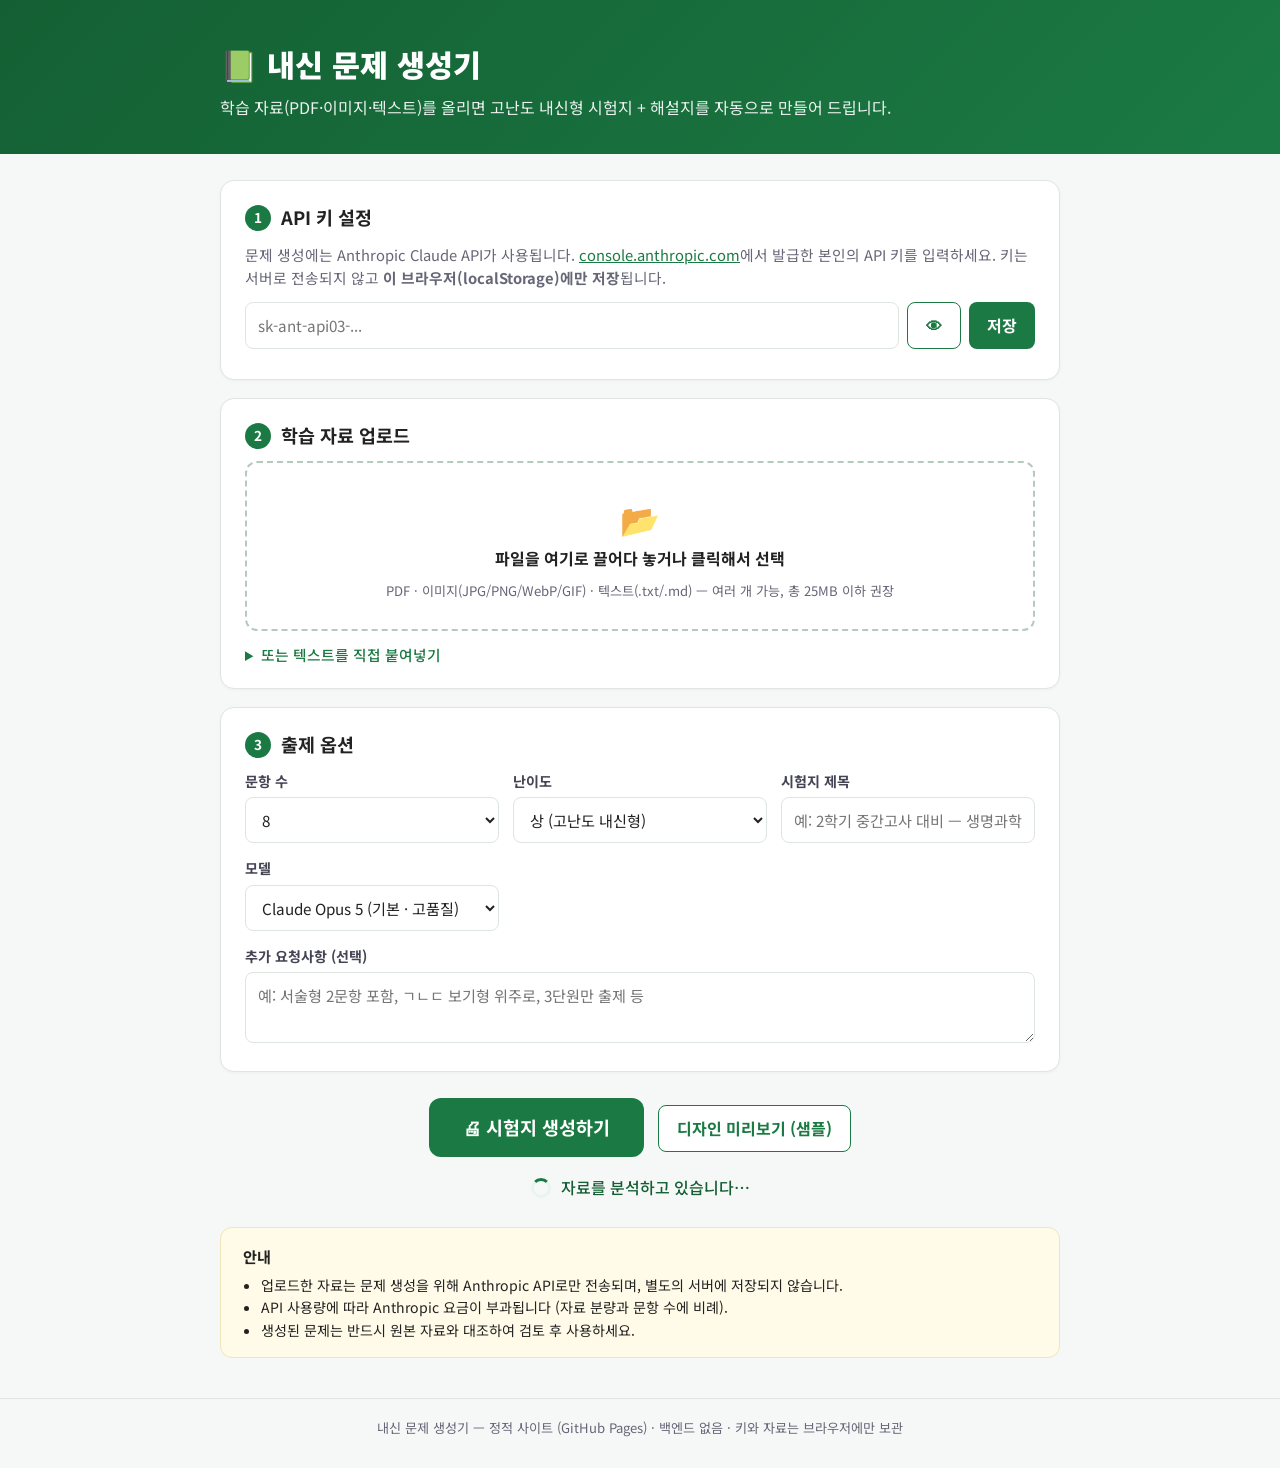
<file: v1/index.html>
<!DOCTYPE html>
<html lang="ko">
<head>
<meta charset="UTF-8">
<meta name="viewport" content="width=device-width, initial-scale=1.0">
<title>내신 문제 생성기 — 고난도 내신 시험지 자동 제작</title>
<link rel="preconnect" href="https://fonts.googleapis.com">
<link href="https://fonts.googleapis.com/css2?family=Noto+Sans+KR:wght@400;500;700;900&display=swap" rel="stylesheet">
<link rel="stylesheet" href="style.css">
</head>
<body>

<header class="site-header">
  <div class="wrap">
    <h1>📗 내신 문제 생성기</h1>
    <p>학습 자료(PDF·이미지·텍스트)를 올리면 고난도 내신형 시험지 + 해설지를 자동으로 만들어 드립니다.</p>
  </div>
</header>

<main class="wrap">

  <!-- STEP 1: API 키 -->
  <section class="card">
    <h2><span class="step">1</span> API 키 설정</h2>
    <p class="hint">
      문제 생성에는 Anthropic Claude API가 사용됩니다.
      <a href="https://console.anthropic.com/settings/keys" target="_blank" rel="noopener">console.anthropic.com</a>에서 발급한
      본인의 API 키를 입력하세요. 키는 서버로 전송되지 않고 <b>이 브라우저(localStorage)에만 저장</b>됩니다.
    </p>
    <div class="row">
      <input type="password" id="apiKey" placeholder="sk-ant-api03-..." autocomplete="off">
      <button type="button" id="toggleKey" class="btn ghost" title="키 보기/숨기기">👁</button>
      <button type="button" id="saveKey" class="btn">저장</button>
    </div>
    <p class="hint small" id="keyStatus"></p>
  </section>

  <!-- STEP 2: 자료 업로드 -->
  <section class="card">
    <h2><span class="step">2</span> 학습 자료 업로드</h2>
    <div id="dropZone" class="drop-zone">
      <p class="dz-icon">📂</p>
      <p><b>파일을 여기로 끌어다 놓거나 클릭해서 선택</b></p>
      <p class="hint small">PDF · 이미지(JPG/PNG/WebP/GIF) · 텍스트(.txt/.md) — 여러 개 가능, 총 25MB 이하 권장</p>
      <input type="file" id="fileInput" multiple accept=".pdf,.txt,.md,image/png,image/jpeg,image/webp,image/gif" hidden>
    </div>
    <ul id="fileList" class="file-list"></ul>
    <details class="paste-text">
      <summary>또는 텍스트를 직접 붙여넣기</summary>
      <textarea id="pastedText" rows="6" placeholder="교과서·프린트 내용을 여기에 붙여넣어도 됩니다."></textarea>
    </details>
  </section>

  <!-- STEP 3: 출제 옵션 -->
  <section class="card">
    <h2><span class="step">3</span> 출제 옵션</h2>
    <div class="options-grid">
      <label>문항 수
        <select id="numQuestions">
          <option>4</option><option>6</option><option selected>8</option>
          <option>10</option><option>12</option><option>15</option><option>20</option>
        </select>
      </label>
      <label>난이도
        <select id="difficulty">
          <option value="중">중 (개념 확인 위주)</option>
          <option value="상" selected>상 (고난도 내신형)</option>
          <option value="최상">최상 (킬러 문항 포함)</option>
        </select>
      </label>
      <label>시험지 제목
        <input type="text" id="examTitle" placeholder="예: 2학기 중간고사 대비 — 생명과학Ⅰ">
      </label>
      <label>모델
        <select id="model">
          <option value="claude-opus-5" selected>Claude Opus 5 (기본 · 고품질)</option>
          <option value="claude-sonnet-5">Claude Sonnet 5 (빠름 · 저렴)</option>
        </select>
      </label>
    </div>
    <label class="block-label">추가 요청사항 (선택)
      <textarea id="extraNotes" rows="2" placeholder="예: 서술형 2문항 포함, ㄱㄴㄷ 보기형 위주로, 3단원만 출제 등"></textarea>
    </label>
  </section>

  <!-- 생성 버튼 -->
  <section class="generate-area">
    <button type="button" id="generateBtn" class="btn big">🖨 시험지 생성하기</button>
    <button type="button" id="sampleBtn" class="btn ghost">디자인 미리보기 (샘플)</button>
    <div id="progress" class="progress" hidden>
      <div class="spinner"></div>
      <span id="progressText">자료를 분석하고 있습니다…</span>
    </div>
    <p id="errorBox" class="error" hidden></p>
  </section>

  <!-- STEP 4: 결과 -->
  <section class="card result-card" id="resultCard" hidden>
    <h2><span class="step">4</span> 생성된 시험지</h2>
    <div class="result-actions">
      <button type="button" id="printBtn" class="btn">📄 PDF로 저장 (인쇄)</button>
      <button type="button" id="downloadHtmlBtn" class="btn ghost">⬇ HTML 파일 다운로드</button>
      <span class="hint small">PDF 저장: 인쇄 대화상자에서 대상(프린터)을 <b>“PDF로 저장”</b>으로 선택하세요.</span>
    </div>
    <iframe id="previewFrame" class="preview-frame" title="시험지 미리보기"></iframe>
  </section>

  <section class="notice">
    <h3>안내</h3>
    <ul>
      <li>업로드한 자료는 문제 생성을 위해 Anthropic API로만 전송되며, 별도의 서버에 저장되지 않습니다.</li>
      <li>API 사용량에 따라 Anthropic 요금이 부과됩니다 (자료 분량과 문항 수에 비례).</li>
      <li>생성된 문제는 반드시 원본 자료와 대조하여 검토 후 사용하세요.</li>
    </ul>
  </section>

</main>

<footer class="site-footer">
  <div class="wrap">내신 문제 생성기 — 정적 사이트 (GitHub Pages) · 백엔드 없음 · 키와 자료는 브라우저에만 보관</div>
</footer>

<script src="app.js"></script>
</body>
</html>
</file>
<file: v1/style.css>
:root {
  --green: #1b7a43;
  --green-dark: #146034;
  --green-light: #e8f5ee;
  --ink: #222;
  --muted: #667;
  --border: #dfe5e1;
  --bg: #f6f8f7;
  --card: #ffffff;
  --error: #c0392b;
}

* { box-sizing: border-box; }

body {
  margin: 0;
  font-family: "Noto Sans KR", -apple-system, BlinkMacSystemFont, "Segoe UI", sans-serif;
  background: var(--bg);
  color: var(--ink);
  line-height: 1.6;
}

.wrap { max-width: 880px; margin: 0 auto; padding: 0 20px; }

/* ---------- header ---------- */
.site-header {
  background: linear-gradient(135deg, var(--green-dark), var(--green));
  color: #fff;
  padding: 40px 0 34px;
}
.site-header h1 { margin: 0 0 6px; font-size: 1.9rem; font-weight: 900; }
.site-header p { margin: 0; opacity: .92; }

/* ---------- cards ---------- */
main.wrap { padding-top: 26px; padding-bottom: 40px; }

.card {
  background: var(--card);
  border: 1px solid var(--border);
  border-radius: 14px;
  padding: 22px 24px;
  margin-bottom: 18px;
  box-shadow: 0 1px 3px rgba(0,0,0,.04);
}
.card h2 { margin: 0 0 10px; font-size: 1.15rem; display: flex; align-items: center; gap: 10px; }

.step {
  display: inline-flex; align-items: center; justify-content: center;
  width: 26px; height: 26px; border-radius: 50%;
  background: var(--green); color: #fff;
  font-size: .85rem; font-weight: 700; flex: none;
}

.hint { color: var(--muted); font-size: .92rem; margin: 4px 0 12px; }
.hint.small { font-size: .82rem; margin: 8px 0 0; }
.hint a { color: var(--green); }

/* ---------- inputs ---------- */
.row { display: flex; gap: 8px; }
input[type="text"], input[type="password"], select, textarea {
  width: 100%;
  padding: 10px 12px;
  border: 1px solid var(--border);
  border-radius: 8px;
  font: inherit;
  font-size: .95rem;
  background: #fff;
  color: var(--ink);
}
input:focus, select:focus, textarea:focus {
  outline: 2px solid var(--green);
  outline-offset: -1px;
}
textarea { resize: vertical; }

.btn {
  padding: 10px 18px;
  border: none;
  border-radius: 8px;
  background: var(--green);
  color: #fff;
  font: inherit;
  font-weight: 700;
  cursor: pointer;
  white-space: nowrap;
  transition: background .15s;
}
.btn:hover { background: var(--green-dark); }
.btn.ghost {
  background: #fff;
  color: var(--green);
  border: 1.5px solid var(--green);
}
.btn.ghost:hover { background: var(--green-light); }
.btn.big { font-size: 1.15rem; padding: 15px 34px; border-radius: 12px; }
.btn:disabled { opacity: .55; cursor: not-allowed; }

/* ---------- drop zone ---------- */
.drop-zone {
  border: 2px dashed #b5c9bd;
  border-radius: 12px;
  padding: 28px 16px;
  text-align: center;
  cursor: pointer;
  transition: background .15s, border-color .15s;
}
.drop-zone p { margin: 2px 0; }
.dz-icon { font-size: 2rem; }
.drop-zone:hover, .drop-zone.dragover {
  background: var(--green-light);
  border-color: var(--green);
}

.file-list { list-style: none; padding: 0; margin: 12px 0 0; }
.file-list li {
  display: flex; align-items: center; gap: 10px;
  background: var(--green-light);
  border: 1px solid #cfe5d8;
  border-radius: 8px;
  padding: 8px 12px;
  margin-bottom: 6px;
  font-size: .92rem;
}
.file-list .fname { flex: 1; overflow: hidden; text-overflow: ellipsis; white-space: nowrap; }
.file-list .fsize { color: var(--muted); font-size: .82rem; }
.file-list .remove {
  border: none; background: none; cursor: pointer;
  color: var(--error); font-size: 1rem; padding: 2px 6px;
}

.paste-text { margin-top: 12px; }
.paste-text summary { cursor: pointer; color: var(--green); font-weight: 500; font-size: .92rem; }
.paste-text textarea { margin-top: 8px; }

/* ---------- options ---------- */
.options-grid {
  display: grid;
  grid-template-columns: repeat(auto-fit, minmax(200px, 1fr));
  gap: 14px;
  margin-bottom: 14px;
}
.options-grid label, .block-label {
  display: block;
  font-size: .88rem;
  font-weight: 700;
  color: #445;
}
.options-grid label > *, .block-label > textarea { margin-top: 5px; font-weight: 400; }

/* ---------- generate ---------- */
.generate-area { text-align: center; margin: 26px 0; }
.generate-area .btn + .btn { margin-left: 10px; }

.progress {
  display: flex; align-items: center; justify-content: center; gap: 10px;
  margin-top: 18px; color: var(--green-dark); font-weight: 500;
}
.spinner {
  width: 20px; height: 20px; flex: none;
  border: 3px solid var(--green-light);
  border-top-color: var(--green);
  border-radius: 50%;
  animation: spin .8s linear infinite;
}
@keyframes spin { to { transform: rotate(360deg); } }

.error {
  margin-top: 16px;
  background: #fdecea;
  border: 1px solid #f5c6c0;
  color: var(--error);
  border-radius: 8px;
  padding: 12px 16px;
  text-align: left;
  white-space: pre-wrap;
}

/* ---------- result ---------- */
.result-actions {
  display: flex; align-items: center; gap: 10px; flex-wrap: wrap;
  margin-bottom: 14px;
}
.preview-frame {
  width: 100%;
  height: 75vh;
  border: 1px solid var(--border);
  border-radius: 8px;
  background: #888;
}

/* ---------- notice / footer ---------- */
.notice {
  background: #fffbe8;
  border: 1px solid #f0e6b8;
  border-radius: 12px;
  padding: 16px 22px;
  font-size: .88rem;
}
.notice h3 { margin: 0 0 6px; font-size: .95rem; }
.notice ul { margin: 0; padding-left: 18px; }

.site-footer {
  border-top: 1px solid var(--border);
  padding: 18px 0 30px;
  color: var(--muted);
  font-size: .82rem;
  text-align: center;
}

@media (max-width: 560px) {
  .generate-area .btn + .btn { margin-left: 0; margin-top: 10px; }
  .btn.big { width: 100%; }
}
</file>
